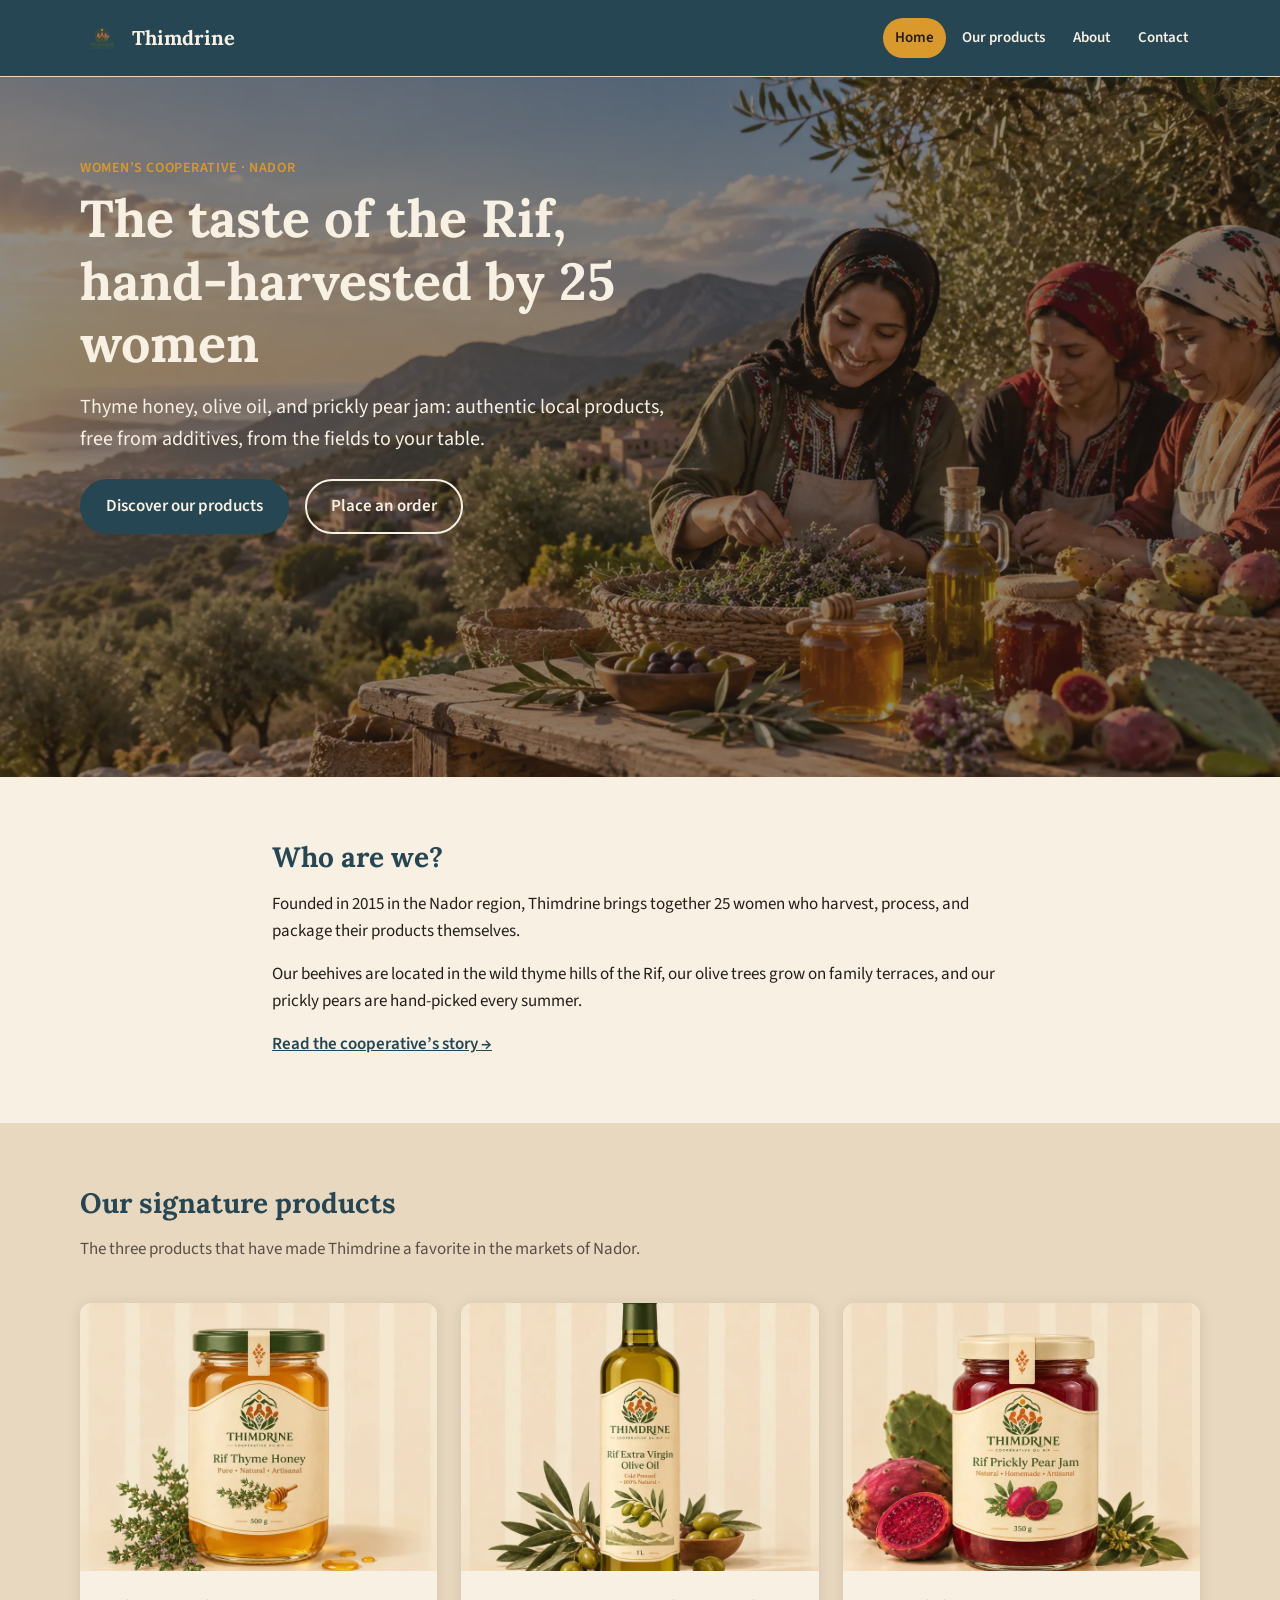
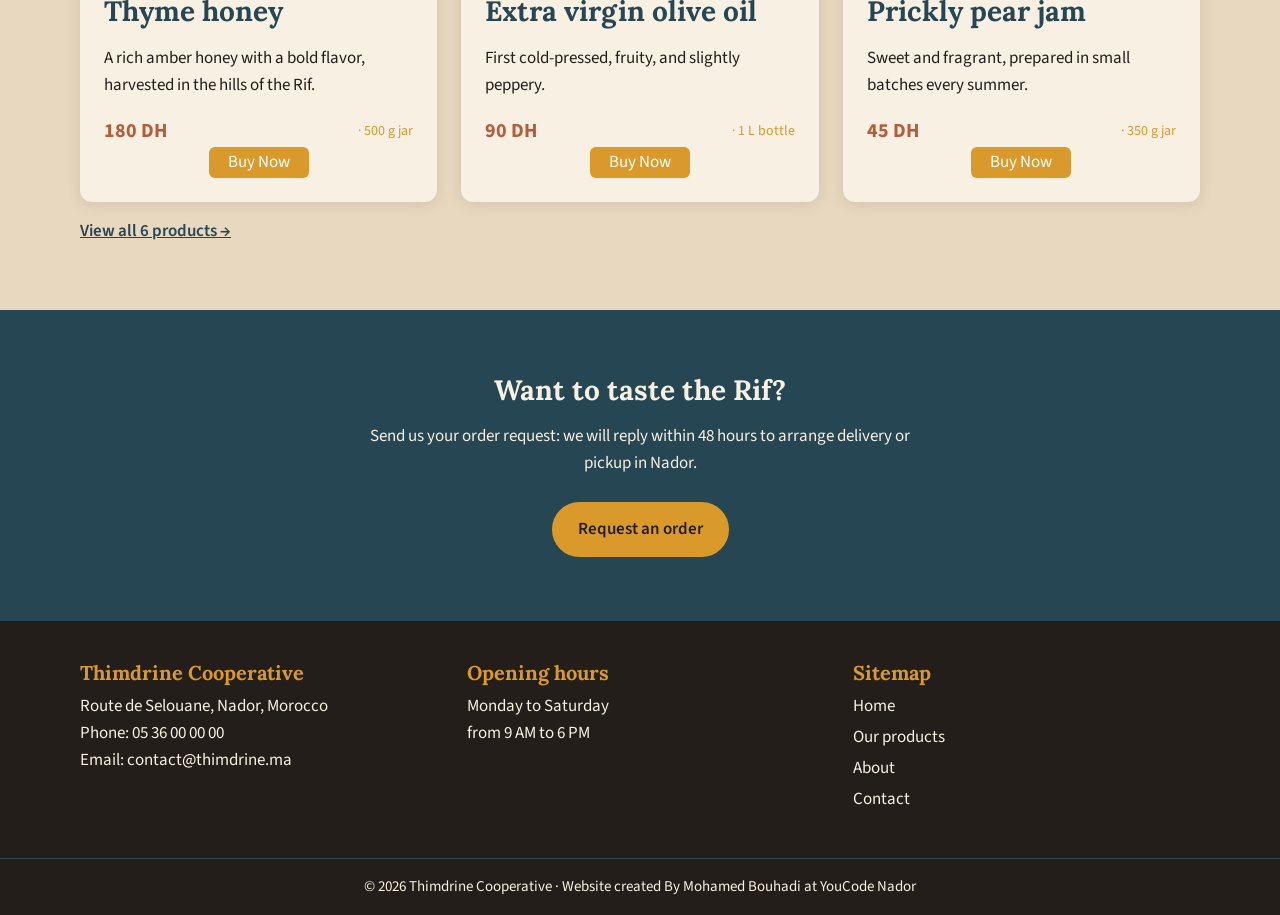
<file: index.html>
<!DOCTYPE html>
<html lang="en">

<head>
  <meta charset="UTF-8">
  <meta name="viewport" content="width=device-width, initial-scale=1">
  <meta name="description"
    content="Thimdrine, a cooperative of 25 women from Nador: thyme honey, olive oil, and prickly pear jam from the Rif.">
  <title>Home | Thimdrine</title>
  <link rel="icon" href="images/THIMDRINE.webp">
  <link rel="stylesheet"
    href="https://fonts.googleapis.com/css2?family=Lora:wght@700&amp;family=Source+Sans+3:wght@400;600;700&amp;display=swap">
  <link rel="stylesheet" href="assets/style.css">
</head>

<body>

  <!-- Header: identical on every page -->
  <header class="header">
    <div class="container header-content">
      <a class="logo" href="index.html">
        <img loading="lazy" loading="lazy" loading="lazy" loading="lazy" src="images/THIMDRINE.webp" alt="">
        Thimdrine
      </a>
      <nav class="nav-menu">
        <a class="active" href="index.html">Home</a>
        <a href="products.html">Our products</a>
        <a href="about.html">About</a>
        <a href="contact.html">Contact</a>
      </nav>
    </div>
  </header>

  <main>
    <!-- Hero -->
    <section class="hero">
      <div class="container hero-content">
        <div class="hero-text">
          <p class="eyebrow">Women’s cooperative · Nador</p>
          <h1>The taste of the Rif, hand-harvested by 25 women</h1>
          <p class="tagline">Thyme honey, olive oil, and prickly pear jam: authentic local products, free from
            additives, from the fields to your table.</p>
          <div class="buttons">
            <a class="button" href="products.html">Discover our products</a>
            <a class="button button-outline" href="contact.html">Place an order</a>
          </div>
        </div>
      </div>
    </section>

    <!-- Short presentation -->
    <section class="section">
      <div class="container presentation">
        <h2>Who are we?</h2>
        <p>Founded in 2015 in the Nador region, Thimdrine brings together 25 women who harvest, process, and package
          their products themselves.</p>
        <p>Our beehives are located in the wild thyme hills of the Rif, our olive trees grow on family terraces, and our
          prickly pears are hand-picked every summer.</p>
        <a class="link" href="about.html">Read the cooperative’s story →</a>
      </div>
    </section>

    <!-- Signature products -->
    <section class="section section-sand">
      <div class="container">
        <h2>Our signature products</h2>
        <p class="intro">The three products that have made Thimdrine a favorite in the markets of Nador.</p>

        <div class="product-cards">
          <article class="product-card"> <img loading="lazy" src="images/ThymeHoney.webp"
              alt="Jar of Rif thyme honey, 500 g">
            <div class="card-text">
              <h2>Thyme honey</h2>
              <p>A rich amber honey with a bold flavor, harvested in the hills of the Rif.</p>
              <div class="price">
                <p class="price-value">180 DH</p>
                <p class="price-weight">· 500 g jar</p>
              </div>
              <a class="add" href="contact.html">
                Buy Now
              </a>
            </div>
          </article>
          <article class="product-card"> <img loading="lazy" src="images/OliveOil.webp"
              alt="Bottle of Rif extra virgin olive oil, 1 L">
            <div class="card-text">
              <h2>Extra virgin olive oil</h2>
              <p>First cold-pressed, fruity, and slightly peppery.</p>
              <div class="price">
                <p class="price-value">90 DH</p>
                <p class="price-weight">· 1 L bottle</p>
              </div>
              <a class="add" href="contact.html">
                Buy Now
              </a>
            </div>
          </article>
          <article class="product-card"> <img loading="lazy" src="images/PricklyPear.webp"
              alt="Jar of Rif prickly pear jam, 350 g">
            <div class="card-text">
              <h2>Prickly pear jam</h2>
              <p>Sweet and fragrant, prepared in small batches every summer.</p>
              <div class="price">
                <p class="price-value">45 DH</p>
                <p class="price-weight">· 350 g jar</p>
              </div>
              <a class="add" href="contact.html">
                Buy Now
              </a>
            </div>
          </article>
        </div>

        <a class="link" href="products.html">View all 6 products →</a>
      </div>
    </section>

    <!-- Call to action -->
    <section class="cta">
      <div class="container">
        <h2>Want to taste the Rif?</h2>
        <p>Send us your order request: we will reply within 48 hours to arrange delivery or pickup in Nador.</p>
        <a class="button button-honey" href="contact.html">Request an order</a>
      </div>
    </section>

  </main>

  <!-- Footer: identical on every page -->
  <footer class="footer">
    <div class="container footer-columns">
      <div>
        <h2>Thimdrine Cooperative</h2>
        <address>
          Route de Selouane, Nador, Morocco<br>
          Phone: <a href="tel:+212536000000">05 36 00 00 00</a><br>
          Email: <a href="mailto:contact@thimdrine.ma">contact@thimdrine.ma</a>
        </address>
      </div>
      <div>
        <h2>Opening hours</h2>
        <p>Monday to Saturday<br>from 9 AM to 6 PM</p>
      </div>
      <div>
        <h2>Sitemap</h2>
        <ul>
          <li><a href="index.html">Home</a></li>
          <li><a href="products.html">Our products</a></li>
          <li><a href="about.html">About</a></li>
          <li><a href="contact.html">Contact</a></li>
        </ul>
      </div>
    </div>
    <p class="copyright">© 2026 Thimdrine Cooperative · Website created By Mohamed Bouhadi at YouCode Nador</p>
  </footer>

</body>

</html>
</file>
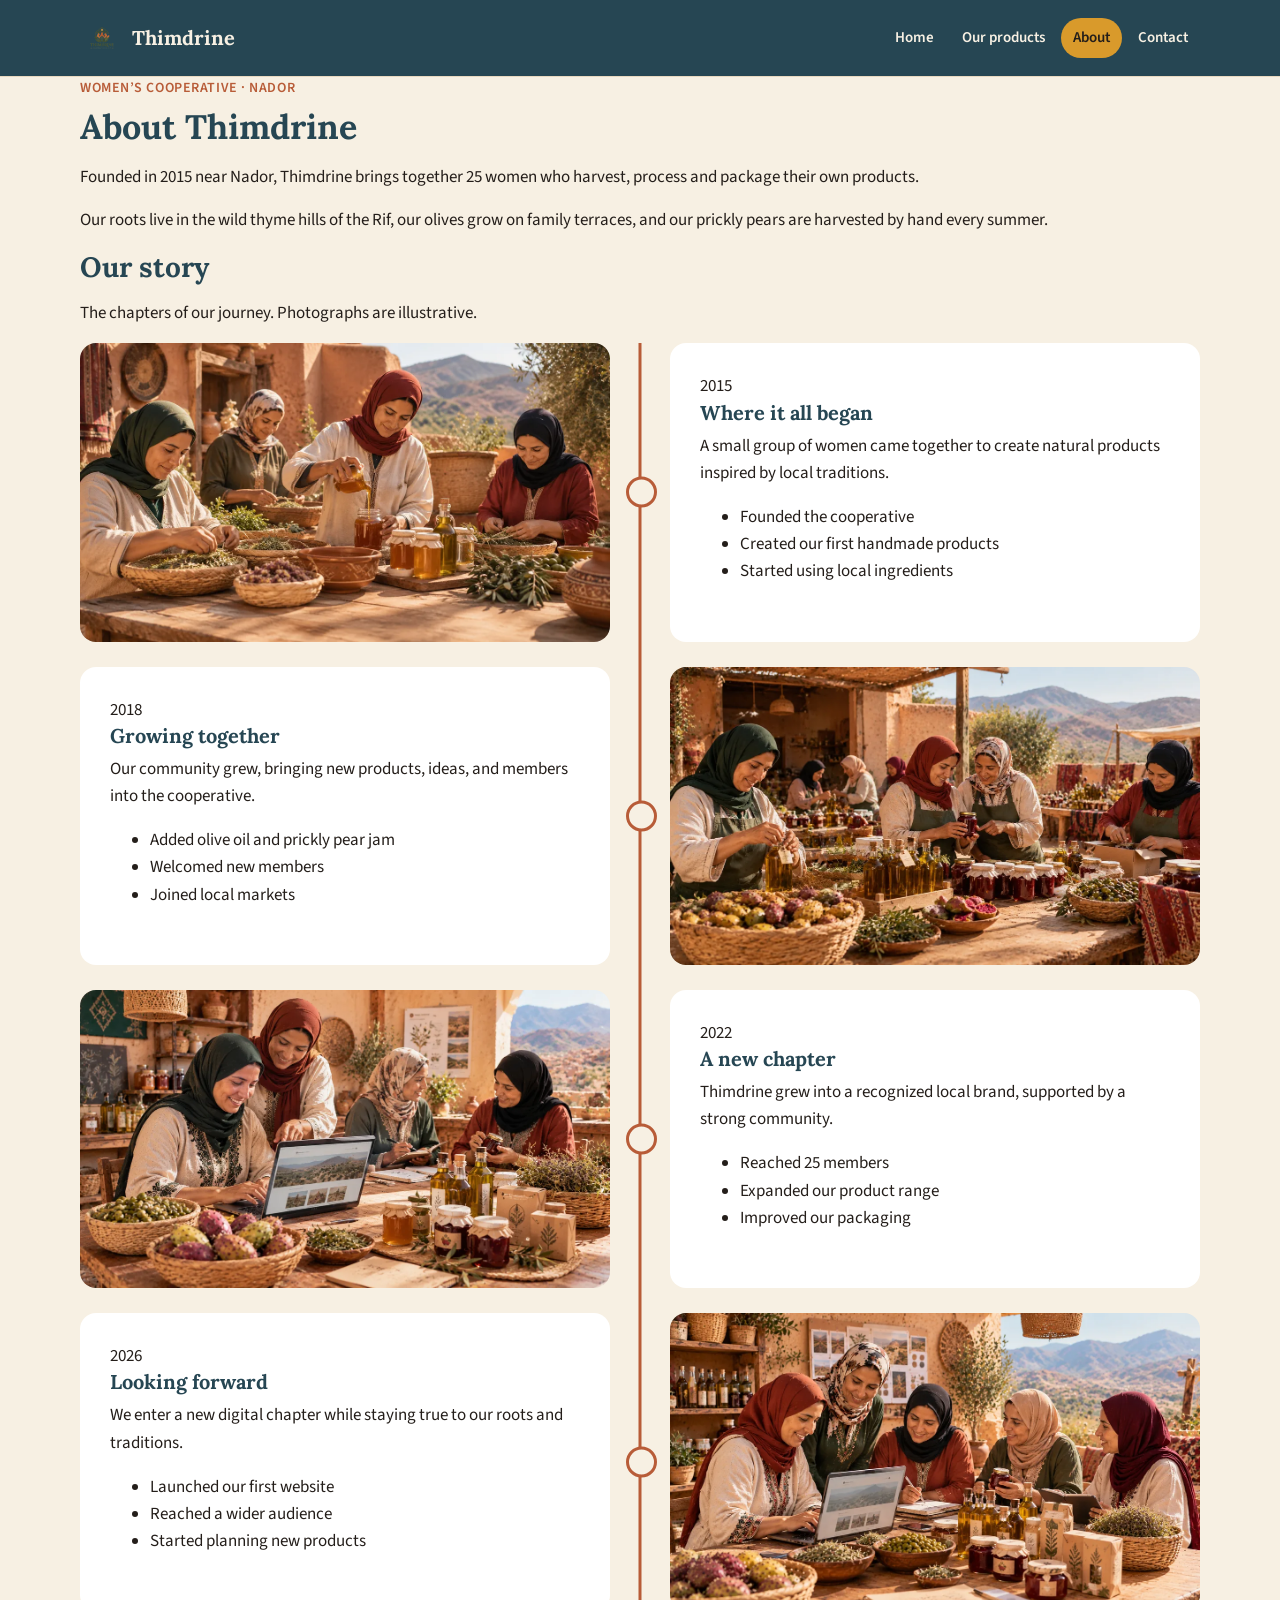
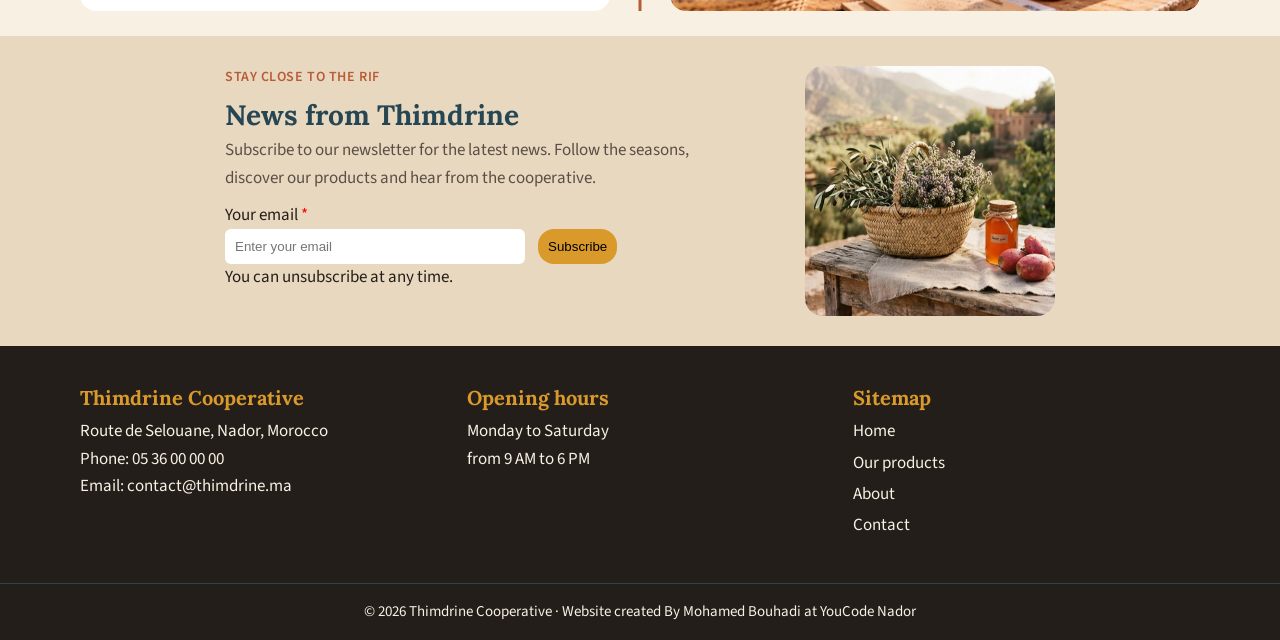
<file: about.html>
<!DOCTYPE html>
<html lang="en">
<head>
  <meta charset="UTF-8">
  <meta name="viewport" content="width=device-width, initial-scale=1">
  <meta name="description" content="Discover the story, values and key figures of Thimdrine, a women's cooperative from Nador.">
  <title>About | Thimdrine</title>
  <link rel="icon" href="images/THIMDRINE.webp">
  <link rel="stylesheet" href="https://fonts.googleapis.com/css2?family=Lora:wght@700&amp;family=Source+Sans+3:wght@400;600;700&amp;display=swap">
  <link rel="stylesheet" href="assets/style.css">
</head>
<body>

  <!-- Header: identical on every page -->
  <header class="header">
    <div class="container header-content">
      <a class="logo" href="index.html">
        <img loading="lazy" src="images/THIMDRINE.webp" alt="">
        Thimdrine
      </a>
      <nav class="nav-menu" aria-label="Main navigation">
        <a href="index.html">Home</a>
        <a href="products.html">Our products</a>
        <a class="active" href="about.html" aria-current="page">About</a>
        <a href="contact.html">Contact</a>
      </nav>
    </div>
  </header>

  <main>

    <!-- Introduction -->
    <section class="about-intro">
      <div class="container">
        <p class="eyebrow">Women’s cooperative · Nador</p>
        <h1>About Thimdrine</h1>
        <div class="about-intro-text">
          <p>Founded in 2015 near Nador, Thimdrine brings together 25 women who harvest, process and package their own products.</p>
          <p>Our roots live in the wild thyme hills of the Rif, our olives grow on family terraces, and our prickly pears are harvested by hand every summer.</p>
        </div>
      </div>
    </section>

    <!-- Our story -->
<section class="story">

  <div class="container">

<div class="story-header">
  <h2>Our story</h2>
  <p>The chapters of our journey. Photographs are illustrative.</p>
</div>

<div class="timeline">

  <!-- 2015 -->
  <article class="timeline-item">

    <div class="timeline-card">
      <img loading="lazy" src="images/2015.webp" alt="The beginning of Thimdrine" loading="lazy">
    </div>

    <div class="timeline-text">
      <span class="timeline-date">2015</span>
      <h3>Where it all began</h3>

      <p>
        A small group of women came together to create natural products inspired by local traditions.
      </p>

      <ul class="timeline-achievements">
        <li>Founded the cooperative</li>
        <li>Created our first handmade products</li>
        <li>Started using local ingredients</li>
      </ul>
    </div>

  </article>


  <!-- 2018 -->
  <article class="timeline-item">

    <div class="timeline-text">
      <span class="timeline-date">2018</span>
      <h3>Growing together</h3>

      <p>
        Our community grew, bringing new products, ideas, and members into the cooperative.
      </p>

      <ul class="timeline-achievements">
        <li>Added olive oil and prickly pear jam</li>
        <li>Welcomed new members</li>
        <li>Joined local markets</li>
      </ul>
    </div>

    <div class="timeline-card">
      <img loading="lazy" src="images/2018.webp" alt="Thimdrine growing together" loading="lazy">
    </div>

  </article>


  <!-- 2022 -->
  <article class="timeline-item">

    <div class="timeline-card">
      <img loading="lazy" src="images/2022.webp" alt="A new chapter for Thimdrine" loading="lazy">
    </div>

    <div class="timeline-text">
      <span class="timeline-date">2022</span>
      <h3>A new chapter</h3>

      <p>
        Thimdrine grew into a recognized local brand, supported by a strong community.
      </p>

      <ul class="timeline-achievements">
        <li>Reached 25 members</li>
        <li>Expanded our product range</li>
        <li>Improved our packaging</li>
      </ul>
    </div>

  </article>


  <!-- 2026 -->
  <article class="timeline-item">

    <div class="timeline-text">
      <span class="timeline-date">2026</span>
      <h3>Looking forward</h3>

      <p>
        We enter a new digital chapter while staying true to our roots and traditions.
      </p>

      <ul class="timeline-achievements">
        <li>Launched our first website</li>
        <li>Reached a wider audience</li>
        <li>Started planning new products</li>
      </ul>
    </div>

    <div class="timeline-card">
      <img loading="lazy" src="images/2026.webp" alt="The future of Thimdrine" loading="lazy">
    </div>

  </article>

</div>
  </div>

</section>


<section class="newsletter">
    <div class="content">
      <p class="eyebrow">Stay close to the Rif</p>
      <h2>News from Thimdrine</h2>
      <p class="intro">
        Subscribe to our newsletter for the latest news. Follow the seasons,<br>
        discover our products and hear from the cooperative.
      </p>
 
      <form action="#" method="post">
        <label for="email">Your email <span>*</span></label>
        <div class="form-row">
          <input type="email" id="email" name="email" placeholder="Enter your email" required>
          <button type="submit">Subscribe</button>
        </div>
        <p class="note">You can unsubscribe at any time.</p>
      </form>
    </div>
 
    <img loading="lazy" src="images/news-letter.webp" alt="Basket of thyme and olive branches with honey on a rustic table">
  </section>
 


  </main>

  <!-- Footer: identical on every page -->
  <footer class="footer">
    <div class="container footer-columns">
      <div>
        <h2>Thimdrine Cooperative</h2>
        <address>
          Route de Selouane, Nador, Morocco<br>
          Phone: <a href="tel:+212536000000">05 36 00 00 00</a><br>
          Email: <a href="mailto:contact@thimdrine.ma">contact@thimdrine.ma</a>
        </address>
      </div>
      <div>
        <h2>Opening hours</h2>
        <p>Monday to Saturday<br>from 9 AM to 6 PM</p>
      </div>
      <div>
        <h2>Sitemap</h2>
        <ul>
          <li><a href="index.html">Home</a></li>
          <li><a href="products.html">Our products</a></li>
          <li><a href="about.html">About</a></li>
          <li><a href="contact.html">Contact</a></li>
        </ul>
      </div>
    </div>
    <p class="copyright">&copy; 2026 Thimdrine Cooperative · Website created By Mohamed Bouhadi at YouCode Nador</p>
  </footer>

</body>
</html>
</file>
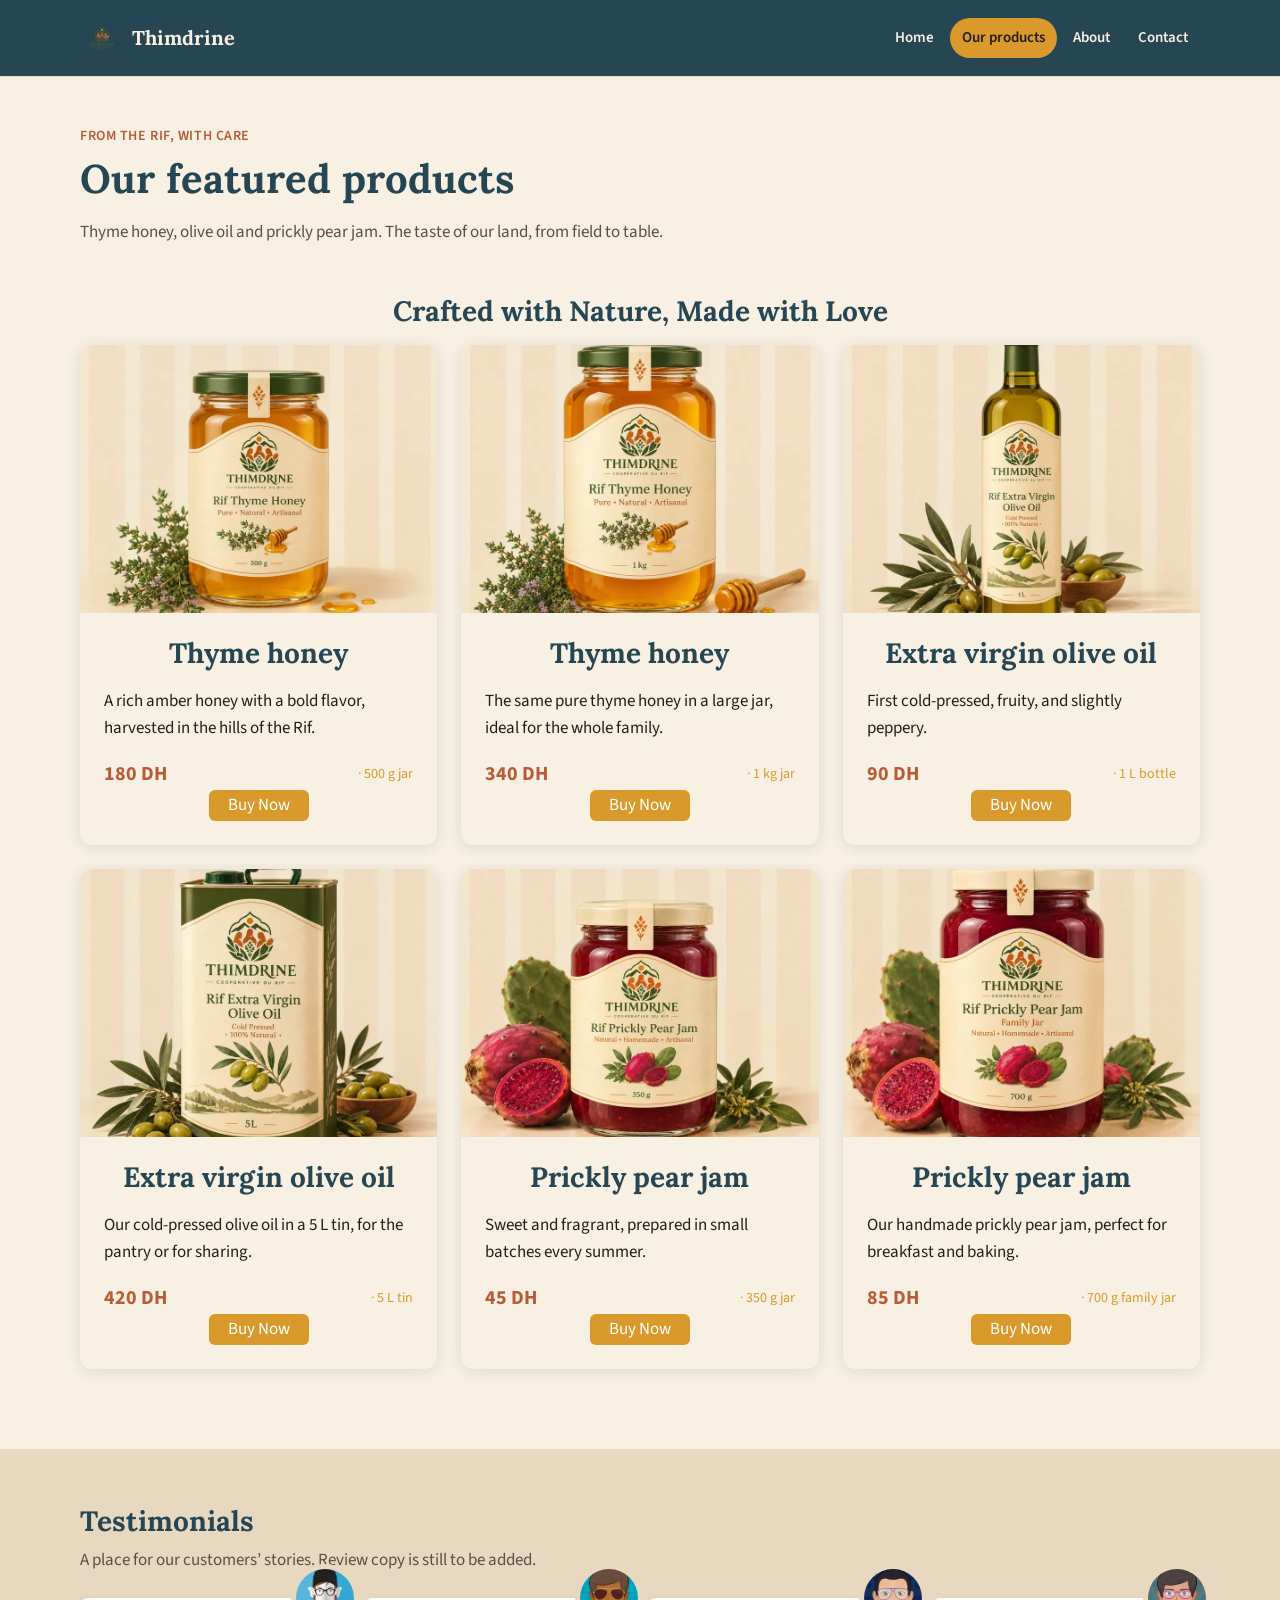
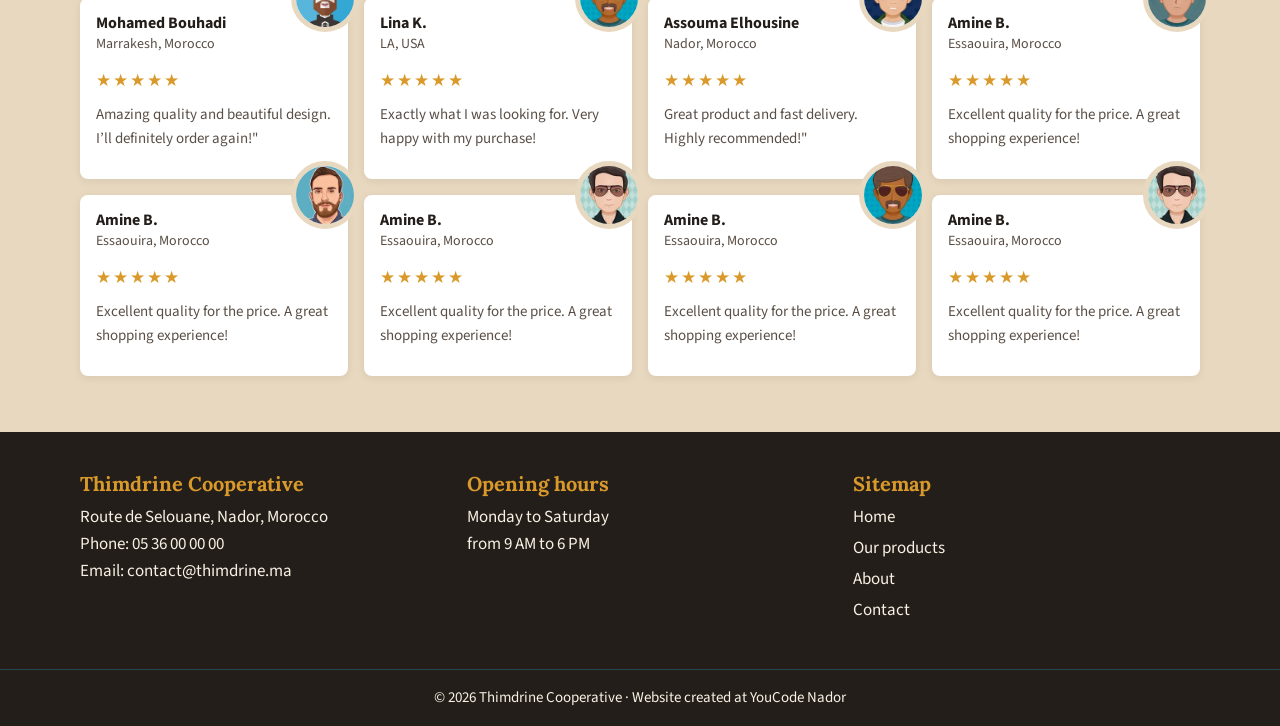
<file: products.html>
<!DOCTYPE html>
<html lang="en">

<head>
  <meta charset="UTF-8">
  <meta name="viewport" content="width=device-width, initial-scale=1">
  <meta name="description"
    content="Discover the six products of the Thimdrine cooperative: thyme honey, olive oil, prickly pear jam and more, from the Rif.">
  <title>Our products | Thimdrine</title>
  <link rel="icon" href="images/THIMDRINE.webp">
  <link rel="stylesheet"
    href="https://fonts.googleapis.com/css2?family=Lora:wght@700&amp;family=Source+Sans+3:wght@400;600;700&amp;display=swap">
  <link rel="stylesheet" href="assets/style.css">
</head>

<body>

  <!-- Header: identical on every page -->
  <header class="header">
    <div class="container header-content">
      <a class="logo" href="index.html">
        <img loading="lazy" src="images/THIMDRINE.webp" alt="">
        Thimdrine
      </a>
      <nav class="nav-menu">
        <a href="index.html">Home</a>
        <a class="active" href="products.html">Our products</a>
        <a href="about.html">About</a>
        <a href="contact.html">Contact</a>
      </nav>
    </div>
  </header>

  <main>

    <!-- Page introduction -->
    <section class="page-intro">
      <div class="container">
        <p class="eyebrow">From the Rif, with care</p>
        <h1>Our featured products</h1>
        <p>Thyme honey, olive oil and prickly pear jam. The taste of our land, from field to table.</p>
      </div>
    </section>

    <!-- Product cards -->
    <section class="products-section">
      <h2>Crafted with Nature, Made with Love</h2>
      <div class="container">
        <div class="product-cards">

          <article class="product-card">

            <img loading="lazy" src="images/ThymeHoney.webp" alt="Jar of Rif thyme honey, 500 g">

            <div class="card-text">

              <h2>Thyme honey</h2>

              <p>A rich amber honey with a bold flavor, harvested in the hills of the Rif.</p>

              <div class="price">

                <p class="price-value">180 DH</p>

                <p class="price-weight">· 500 g jar</p>

              </div>

              <a class="add" href="contact.html">
                Buy Now
              </a>

            </div>

          </article>

          <article class="product-card">

            <img loading="lazy" src="images/ThymeHoney-02.webp" alt="Large jar of Rif thyme honey, 1 kg">

            <div class="card-text">

              <h2>Thyme honey</h2>

              <p>The same pure thyme honey in a large jar, ideal for the whole family.</p>

              <div class="price">

                <p class="price-value">340 DH</p>

                <p class="price-weight">· 1 kg jar</p>

              </div>

              <a class="add" href="contact.html">
                Buy Now
              </a>

            </div>

          </article>

          <article class="product-card">

            <img loading="lazy" src="images/OliveOil.webp" alt="Bottle of Rif extra virgin olive oil, 1 L">

            <div class="card-text">

              <h2>Extra virgin olive oil</h2>

              <p>First cold-pressed, fruity, and slightly peppery.</p>

              <div class="price">

                <p class="price-value">90 DH</p>

                <p class="price-weight">· 1 L bottle</p>

              </div>

              <a class="add" href="contact.html">
                Buy Now
              </a>

            </div>

          </article>

          <article class="product-card">

            <img loading="lazy" src="images/OliveOil-02.webp" alt="Five-litre tin of Rif extra virgin olive oil">

            <div class="card-text">

              <h2>Extra virgin olive oil</h2>

              <p>Our cold-pressed olive oil in a 5 L tin, for the pantry or for sharing.</p>

              <div class="price">

                <p class="price-value">420 DH</p>

                <p class="price-weight">· 5 L tin</p>

              </div>

              <a class="add" href="contact.html">
                Buy Now
              </a>

            </div>

          </article>

          <article class="product-card">

            <img loading="lazy" src="images/PricklyPear.webp" alt="Jar of Rif prickly pear jam, 350 g">

            <div class="card-text">

              <h2>Prickly pear jam</h2>

              <p>Sweet and fragrant, prepared in small batches every summer.</p>

              <div class="price">

                <p class="price-value">45 DH</p>

                <p class="price-weight">· 350 g jar</p>

              </div>

              <a class="add" href="contact.html">
                Buy Now
              </a>

            </div>

          </article>

          <article class="product-card">

            <img loading="lazy" src="images/PricklyPear-02.webp" alt="700 g family jar of Rif prickly pear jam"
              width="700" height="525" decoding="async">

            <div class="card-text">

              <h2>Prickly pear jam</h2>

              <p>Our handmade prickly pear jam, perfect for breakfast and baking.</p>

              <div class="price">

                <p class="price-value">85 DH</p>

                <p class="price-weight">· 700 g family jar</p>

              </div>

              <a class="add" href="contact.html">
                Buy Now
              </a>

            </div>

          </article>

        </div>

      </div>
    </section>

    <!-- Testimonials -->
    <section class="testimonials">
      <div class="container">
        <div class="testimonials-header">
          <h2>Testimonials</h2>
          <p>A place for our customers’ stories. Review copy is still to be added.</p>
        </div>
        <div class="testimonial-list">
          <article class="testimonial-card">
            <div class="testimonial-person">
              <img loading="lazy" src="images/avatar-01.webp" alt="avatar image" class="avatar">
              <div>
                <h3>Mohamed Bouhadi</h3>
                <p>Marrakesh, Morocco</p>
              </div>
            </div>
            <p class="stars">★★★★★</p>
            <p class="review">Amazing quality and beautiful design. I’ll definitely order again!"</p>
          </article>
          <article class="testimonial-card">
            <div class="testimonial-person">
              <img loading="lazy" src="images/avatar-02.webp" alt="avatar image" class="avatar">
              <div>
                <h3>Lina K.</h3>
                <p>LA, USA</p>
              </div>
            </div>
            <p class="stars">★★★★★</p>
            <p class="review">Exactly what I was looking for. Very happy with my purchase!</p>
          </article>

          <article class="testimonial-card">
            <div class="testimonial-person">
              <img loading="lazy" src="images/avatar-03.webp" alt="avatar image" class="avatar">
              <div>
                <h3>Assouma Elhousine</h3>
                <p>Nador, Morocco</p>
              </div>
            </div>
            <p class="stars">★★★★★</p>
            <p class="review">Great product and fast delivery. Highly recommended!"</p>
          </article>

          <article class="testimonial-card">
            <div class="testimonial-person">
              <img loading="lazy" src="images/avatar-04.webp" alt="avatar image" class="avatar">
              <div>
                <h3>Amine B.</h3>
                <p>Essaouira, Morocco</p>
              </div>
            </div>
            <p class="stars">★★★★★</p>
            <p class="review">Excellent quality for the price. A great shopping experience!</p>
          </article>

          <article class="testimonial-card">
            <div class="testimonial-person">
              <img loading="lazy" src="images/avatar-05.webp" alt="avatar image" class="avatar">
              <div>
                <h3>Amine B.</h3>
                <p>Essaouira, Morocco</p>
              </div>
            </div>
            <p class="stars">★★★★★</p>
            <p class="review">Excellent quality for the price. A great shopping experience!</p>
          </article>

          <article class="testimonial-card">
            <div class="testimonial-person">
              <img loading="lazy" src="images/avatar-06.webp" alt="avatar image" class="avatar">
              <div>
                <h3>Amine B.</h3>
                <p>Essaouira, Morocco</p>
              </div>
            </div>
            <p class="stars">★★★★★</p>
            <p class="review">Excellent quality for the price. A great shopping experience!</p>
          </article>

          <article class="testimonial-card">
            <div class="testimonial-person">
              <img loading="lazy" src="images/avatar-02.webp" alt="avatar image" class="avatar">
              <div>
                <h3>Amine B.</h3>
                <p>Essaouira, Morocco</p>
              </div>
            </div>
            <p class="stars">★★★★★</p>
            <p class="review">Excellent quality for the price. A great shopping experience!</p>
          </article>
          <article class="testimonial-card">
            <div class="testimonial-person">
              <img loading="lazy" src="images/avatar-06.webp" alt="avatar image" class="avatar">
              <div>
                <h3>Amine B.</h3>
                <p>Essaouira, Morocco</p>
              </div>
            </div>
            <p class="stars">★★★★★</p>
            <p class="review">Excellent quality for the price. A great shopping experience!</p>
          </article>
        </div>
      </div>
    </section>

  </main>

  <!-- Footer: identical on every page -->
  <footer class="footer">
    <div class="container footer-columns">
      <div>
        <h2>Thimdrine Cooperative</h2>
        <address>
          Route de Selouane, Nador, Morocco<br>
          Phone: <a href="tel:+212536000000">05 36 00 00 00</a><br>
          Email: <a href="mailto:contact@thimdrine.ma">contact@thimdrine.ma</a>
        </address>
      </div>
      <div>
        <h2>Opening hours</h2>
        <p>Monday to Saturday<br>from 9 AM to 6 PM</p>
      </div>
      <div>
        <h2>Sitemap</h2>
        <ul>
          <li><a href="index.html">Home</a></li>
          <li><a href="products.html">Our products</a></li>
          <li><a href="about.html">About</a></li>
          <li><a href="contact.html">Contact</a></li>
        </ul>
      </div>
    </div>
    <p class="copyright">&copy; 2026 Thimdrine Cooperative · Website created at YouCode Nador</p>
  </footer>

</body>

</html>
</file>
<file: assets/style.css>
/* Thimdrine stylesheet */


/* GLOBAL */

/* colours + fonts, change them here and it updates everywhere */
:root {

  /* main brand colours */
  --rif-color: #264653;
  --honey-color: #D99A2B;
  --fig-color: #7A2946;
  --clay-color: #B85C38;

  /* backgrounds */
  --linen-color: #F7F0E3;
  --sand-color: #E8D8BF;
  --white-color: #FFFFFF;

  /* text */
  --earth-color: #241E1A;
  --earth-soft-color: #5A4F46;

  /* fonts */
  --heading-font: 'Lora', Georgia, serif;
  --body-font: 'Source Sans 3', Arial, sans-serif;
}


/* basic reset + defaults */

* {
  box-sizing: border-box;
}

body {
  margin: 0;
  font-family: var(--body-font);
  font-size: 17px;
  line-height: 1.6;
  color: var(--earth-color);
  background-color: var(--linen-color);
}

h1,
h2,
h3 {
  margin: 0 0 16px;
  font-family: var(--heading-font);
  line-height: 1.2;
  color: var(--rif-color);
}

h1 {
  font-size: 34px;
}

h2 {
  font-size: 28px;
}

h3 {
  margin-bottom: 8px;
  font-size: 20px;
}

p {
  margin: 0 0 16px;
}

a {
  color: var(--rif-color);
}

img {
  display: block;
  max-width: 100%;
  height: auto;
}


/* keeps the content centered */
.container {
  max-width: 1152px;
  margin: 0 auto;
  padding-left: 16px;
  padding-right: 16px;
}


/* HEADER */

.header {
  background-color: var(--rif-color);
  border-bottom: 1px solid var(--sand-color);
}

.header-content {
  display: flex;
  flex-wrap: wrap;
  justify-content: space-between;
  align-items: center;
  gap: 8px;
  padding-top: 16px;
  padding-bottom: 16px;
}

.logo {
  display: flex;
  align-items: center;
  gap: 8px;
  font-family: var(--heading-font);
  font-size: 20px;
  font-weight: 700;
  color: var(--linen-color);
  text-decoration: none;
}

.logo img {
  width: 44px;
}

.nav-menu {
  display: flex;
  flex-wrap: wrap;
  gap: 4px;
}

.nav-menu a {
  padding: 8px 12px;
  border-radius: 30px;
  font-size: 15px;
  font-weight: 600;
  color: var(--linen-color);
  text-decoration: none;
}

.nav-menu a:hover {
  background-color: rgba(247, 240, 227, 0.12);
}

/* highlights the page you're currently on */
.nav-menu a.active {
  background-color: var(--honey-color);
  color: var(--earth-color);
}


/* HOME PAGE */

/* hero banner at the top */
.hero {
  position: relative;
  min-height: 700px;
  padding: 80px 0;
  background-image: url("../images/cover.webp");
  background-size: cover;
  background-position: center;
  background-repeat: no-repeat;
  background-color: var(--rif-color);
}

/* dark layer on top of the photo so the text is readable */
.hero::before {
  content: "";
  position: absolute;
  inset: 0;
  background-color: rgba(36, 30, 26, 0.50);
}

.hero-content {
  position: relative;
  z-index: 1;
}

.hero-text {
  max-width: 600px;
}

/* small uppercase line above the titles */
.eyebrow {
  margin-bottom: 8px;
  font-size: 14px;
  font-weight: 600;
  letter-spacing: 0.04em;
  text-transform: uppercase;
  color: var(--clay-color);
}

.hero .eyebrow {
  color: var(--honey-color);
}

.hero h1 {
  font-size: 52px;
  color: var(--linen-color);
}

.tagline {
  margin-bottom: 24px;
  font-size: 20px;
  color: var(--linen-color);
}

.buttons {
  display: flex;
  flex-wrap: wrap;
  gap: 16px;
}

.button {
  display: inline-block;
  padding: 12px 24px;
  border: 2px solid var(--rif-color);
  border-radius: 30px;
  background-color: var(--rif-color);
  color: var(--linen-color);
  font-family: var(--body-font);
  font-size: 17px;
  font-weight: 600;
  text-decoration: none;
  cursor: pointer;
}

.button:hover {
  background-color: var(--earth-color);
  border-color: var(--earth-color);
}

/* second button style, just an outline */
.button-outline {
  background-color: transparent;
  color: var(--rif-color);
}

.button-outline:hover {
  background-color: var(--sand-color);
  color: var(--earth-color);
}

/* on the hero the outline button needs to be light so it shows up on the photo */
.hero .button-outline {
  border-color: var(--linen-color);
  background-color: transparent;
  color: var(--linen-color);
}

.hero .button-outline:hover {
  background-color: var(--linen-color);
  color: var(--earth-color);
}


/* "who are we" section */

.section {
  padding: 64px 0;
}

.presentation {
  max-width: 768px;
}

.link {
  display: flex;
  margin-top: 8px;
  font-weight: 600;
}


/* signature products */

.section-sand {
  background-color: var(--sand-color);
}

.intro {
  margin-bottom: 40px;
  color: var(--earth-soft-color);
}

.product-cards {
  display: flex;
  flex-wrap: wrap;
  justify-content: center;
  gap: 24px;
  margin-bottom: 16px;
}

/* three cards per row on desktop, the 48px is the two gaps */
.product-card {
  flex: 1 1 calc((100% - 48px) / 3);
  min-width: 260px;
  overflow: hidden;
  border-radius: 12px;
  background-color: var(--linen-color);
  box-shadow: 0 2px 15px rgb(0 0 0 / 10%);
  transition: transform 0.3s, box-shadow 0.3s;
}

.product-card:hover {
  transform: translateY(-10px);
    box-shadow: 0 2px 15px rgb(0 0 0 / 20%);
}

.product-card img {
  width: 100%;
  aspect-ratio: 4 / 3;
  object-fit: cover;
  transition: transform 0.3s ease;
}

.product-card:hover img {
  transform: scale(1.1);
}

.card-text {
  padding: 24px;
  display: flex;
  flex-direction: column;
}


.price {
  display: flex;
  justify-content: space-between;
  align-items: center;
  gap: 10px;
  margin: 0;
}

.price p {
  margin: 0;
}

.price-value {
  font-size: 20px;
  font-weight: 700;
  color: var(--clay-color);
}

.price-weight {
  font-size: 14px;
  font-weight: 400;
  color: var(--honey-color);
}

.card-text .add  {
  text-decoration: none;
  width: 100px;
  padding: 2px 5px;
  margin: 0 auto;
  background-color: var(--honey-color);
  color: white;
  border-radius: 6px;
  text-align: center;
}

.card-text .add:hover {
  background-color: var(--clay-color);
}


/* call to action banner */

.cta {
  padding: 64px 0;
  background-color: var(--rif-color);
  color: var(--linen-color);
  text-align: center;
}

.cta h2 {
  color: var(--linen-color);
}

.cta p {
  max-width: 576px;
  margin: 0 auto 24px;
}

.button-honey {
  border-color: var(--honey-color);
  background-color: var(--honey-color);
  color: var(--earth-color);
}

.button-honey:hover {
  background-color: var(--linen-color);
  border-color: var(--linen-color);
}


/* PRODUCTS PAGE */

.page-intro {
  padding: 48px 0 24px;
}

.page-intro h1 {
  font-size: 40px;
}

.page-intro p:last-child {
  max-width: 640px;
  margin-bottom: 0;
  color: var(--earth-soft-color);
}

.products-section {
  padding: 24px 0 64px;
}

.products-section h2 {
    text-align: center;
    margin-bottom: 17px;
}


/* testimonials */

.testimonials {
  padding: 56px 0;
  background-color: var(--sand-color);
}

.testimonials-header {
  margin-bottom: 24px;
}

.testimonials-header h2 {
  margin-bottom: 8px;
}

.testimonials-header p {
  margin: 0;
  color: var(--earth-soft-color);
}

.testimonial-list {
  display: flex;
  flex-wrap: wrap;
  gap: 16px;
}

.testimonial-card {
  position: relative;
  flex: 1 1 220px;
  padding: 16px;
  border-radius: 8px;
  background-color: var(--white-color);
  box-shadow: 0 2px 8px rgba(36, 30, 26, 0.08);
}

.testimonial-person {
  display: flex;
  align-items: center;
  gap: 12px;
  margin-bottom: 12px;
}

/* round photo sticking out of the top corner of the card */
.avatar {
  position: absolute;
  right: -11px;
  top: -34px;
  width: 68px;
  height: 68px;
  border: 5px solid var(--sand-color);
  border-radius: 50%;
  background-color: var(--sand-color);
  transition: 1s;
}

.testimonial-card:hover .avatar {
  transform: rotate(360deg);
}

.testimonial-person h3 {
  margin: 0;
  font-family: var(--body-font);
  font-size: 16px;
  color: var(--earth-color);
}

.testimonial-person p {
  margin: 0;
  font-size: 14px;
  color: var(--earth-soft-color);
}

.stars {
  margin: 0 0 8px;
  letter-spacing: 2px;
  color: var(--honey-color);
}

.testimonial-card .review {
  margin-bottom: 12px;
  font-size: 15px;
  color: var(--earth-soft-color);
}


/* ABOUT PAGE */

.timeline {
  position: relative;
  display: flex;
  flex-direction: column;
  gap: 25px;
  margin-bottom: 25px;
}

/* the vertical line running down the middle */
.timeline::after {
  content: '';
  position: absolute;
  width: 3px;
  left: 50%;
  top: 0;
  bottom: 0;
  transform: translateX(-50%);
  background-color: var(--clay-color);
  z-index: 0;
}

/* each row = image on one side, text on the other */
.timeline-item {
  position: relative;
  display: grid;
  grid-template-columns: 1fr 1fr;
  align-items: center;
  gap: 60px;
  z-index: 1;
}

.timeline-card,
.timeline-text {
  width: 100%;
  position: relative;
  border-radius: 16px;
}

.timeline-card img {
  width: 100%;
  display: block;
  border-radius: 16px;
}

.timeline-text {
  background-color: var(--white-color);
  padding: 30px;
  width: 100%;
  height: 298.27px;
  position: relative;
  border-radius: 16px;
}

/* the little circles on the line. odd rows have text on the left,
   even rows have the image on the left, so the dot goes on whichever one that is */
.timeline-item:nth-child(1) .timeline-text::before,
.timeline-item:nth-child(3) .timeline-text::before,
.timeline-item:nth-child(2) .timeline-card::before,
.timeline-item:nth-child(4) .timeline-card::before {
  content: '';
  position: absolute;
  width: 25px;
  height: 25px;
  border-radius: 50%;
  border: 3px solid var(--clay-color);
  left: -44px;
  top: 50%;
  transform: translateY(-50%);
  background-color: var(--linen-color);
  z-index: 2;
}


/* News Letter */

.newsletter {
  background-color: var(--sand-color);
  display: flex;
  justify-content: space-between;
  width: 100%;
  padding: 30px 225px;
}

.newsletter .content h2 {
  margin-bottom: 5px;
}

.newsletter .content p {
  margin-bottom: 10px;
}

.newsletter img {
  width: 250px;
  height: 250px;
  border-radius: 18px;
}

.newsletter form span {
  color: red;
}

.newsletter input {
  border: none;
  padding: 10px;
  border-radius: 6px;
  width: 300px;
}

.newsletter input:focus {
  outline: none;
}

.newsletter button {
  padding: 10px;
  border: none;
  border-radius: 16px;
  margin-left: 10px;
  background-color: var(--honey-color);
}

@media (max-width: 768px) {

  * {
    box-sizing: border-box;
  }

  html, body {
    width: 100%;
    max-width: 100%;
    overflow-x: hidden;
  }

  img {
    max-width: 100%;
    height: auto;
  }

  .container {
    width: 100%;
    max-width: 100%;
    padding-left: 20px;
    padding-right: 20px;
  }

  /* Header */
  .header-content {
    flex-direction: column;
    align-items: flex-start;
    gap: 12px;
  }

  .header-content .logo {
    align-self: center;
  }

  .nav-menu {
    display: flex;
    flex-wrap: wrap;
    gap: 8px;
    width: 100%;
  }

  /* About intro */
  .about-intro h1 {
    font-size: 2rem;
  }

  /* Timeline */
  .timeline {
    width: 100%;
    max-width: 100%;
    padding: 0;
    margin: 0;
  }

  .timeline::before,
  .timeline::after,
  .timeline-text::before,
  .timeline-text::before {
    display: none;
  }

  .timeline-card {
    display: none;
  }

  .timeline-item {
    display: block;
    grid-template-columns: 1fr;
    width: 100%;
    max-width: 100%;
    min-width: 0;
    margin: 0 0 24px 0;
    padding: 0;
    left: 0;
    right: 0;
    transform: none;
  }

  .timeline-text {
    width: 100%;
    max-width: 100%;
    min-width: 0;
    margin: 0;
    padding: 24px 20px;
    left: 0;
    right: 0;
    transform: none;
    order: 0;
  }

  /* Newsletter */
  .newsletter {
    display: block;
    padding: 40px 20px;
  }

  .newsletter .content {
    width: 100%;
    max-width: 100%;
  }

  .newsletter .intro br {
    display: none;
  }

  .newsletter .form-row {
    flex-direction: column;
    gap: 12px;
  }

  .newsletter input,
  .newsletter button {
    width: 100%;
  }

  .newsletter > img {
    width: 100%;
    margin-top: 24px;
  }

  /* Footer */
  .footer-columns {
    flex-direction: column;
    grid-template-columns: 1fr;
    gap: 24px;
  }
}

/* Contact Page */

.contact-section {
  padding: 24px 0 64px;
}

.contact-section .container {
  display: flex;
  flex-direction: column;
  align-items: center;
}
 
.order-form {
  max-width: 640px;
  padding: 32px;
  margin: 0 auto;
  border-radius: 12px;
  background-color: var(--white-color);
  box-shadow: 0 4px 16px rgba(36, 30, 26, 0.10);
}
 
.form-group {
  margin-bottom: 20px;
}
 
.form-group label {
  display: block;
  margin-bottom: 6px;
  font-size: 15px;
  font-weight: 600;
}
 
.form-group input,
.form-group select,
.form-group textarea {
  width: 100%;
  padding: 12px 14px;
  border: 1px solid var(--sand-color);
  border-radius: 8px;
  background-color: var(--white-color);
  font-family: var(--body-font);
  font-size: 16px;
  color: var(--earth-color);
}
 
.form-group textarea {
  resize: vertical;
}
 
.form-group input:focus,
.form-group select:focus,
.form-group textarea:focus {
  outline: 2px solid var(--honey-color);
  outline-offset: 2px;
}
 
.form-group input:user-invalid,
.form-group select:user-invalid {
  border-color: var(--clay-color);
}
 
.form-consent {
  display: flex;
  align-items: flex-start;
  gap: 10px;
  margin-bottom: 24px;
}
 
.form-consent input {
  flex: none;
  width: 20px;
  height: 20px;
  margin-top: 3px;
  accent-color: var(--rif-color);
}
 
.form-consent label {
  font-size: 15px;
}


/* FOOTER */

.footer {
  padding-top: 40px;
  background-color: var(--earth-color);
  color: var(--linen-color);
}

.footer-columns {
  display: flex;
  flex-wrap: wrap;
  gap: 40px;
}

.footer-columns>div {
  flex: 1 1 220px;
}

.footer h2 {
  margin-bottom: 8px;
  font-size: 20px;
  color: var(--honey-color);
}

.footer a {
  color: var(--linen-color);
  text-decoration: none;
}

.footer-columns p,
.footer address {
  margin: 0;
  font-style: normal;
}

.footer ul {
  margin: 0;
  padding: 0;
  list-style: none;
}

.footer li {
  margin-bottom: 4px;
}

.copyright {
  margin: 40px 0 0;
  padding: 16px;
  border-top: 1px solid var(--rif-color);
  font-size: 15px;
  text-align: center;
}


/* MOBILE - home page only
   body:has(.hero) only matches the home page (the only page with a hero banner),
   so the other pages are left untouched */

@media (max-width: 767px) {
  body:has(.hero) {
    font-size: 16px;
  }

  body:has(.hero) h2 {
    font-size: 22px;
  }

  /* header: logo on top, menu underneath */
 .header-content {
  display: flex;
    flex-direction: column;
    align-items: flex-start;
    gap: 8px;
    padding-top: 12px;
    padding-bottom: 12px;
  }

 .logo {
    font-size: 18px;
  }

  .logo img {
    width: 36px;
  }

  .nav-menu {
    gap: 2px;
    margin-left: -8px;
    justify-content: center;
  }

 .nav-menu a {
    padding: 6px 10px;
    font-size: 13px;
  }

  /* hero */
  body:has(.hero) .hero {
    min-height: 0;
    padding: 40px 0;
  }

  body:has(.hero) .hero h1 {
    font-size: 28px;
  }

  body:has(.hero) .eyebrow {
    font-size: 12px;
  }

  body:has(.hero) .tagline {
    margin-bottom: 20px;
    font-size: 16px;
  }

  body:has(.hero) .buttons {
    flex-direction: column;
    align-items: flex-start;
    gap: 12px;
  }

  body:has(.hero) .button {
    padding: 10px 20px;
    font-size: 15px;
  }

  /* sections */
  body:has(.hero) .section,
  body:has(.hero) .cta {
    padding: 36px 0;
  }

  body:has(.hero) .intro {
    margin-bottom: 24px;
  }

  /* product cards: one per row */
  .product-cards {
    gap: 20px;
  }

 .product-card {
    flex: 1 1 100%;
    min-width: 0;
  }

  body:has(.hero) .card-text {
    padding: 16px;
  }

  /* footer: columns stacked */
 .footer {
    padding-top: 32px;
  }
.footer-columns {
    flex-direction: column;
    gap: 24px;
  }

.footer-columns > div {
    flex: none;
  }

  .footer h2 {
    font-size: 18px;
  }

  .copyright {
    margin-top: 28px;
    font-size: 13px;
  }
}

@media (max-width: 768px) {
    .newsletter input, .newsletter button {
        width: 100%;
        margin: 5px auto;
    }
}
</file>
